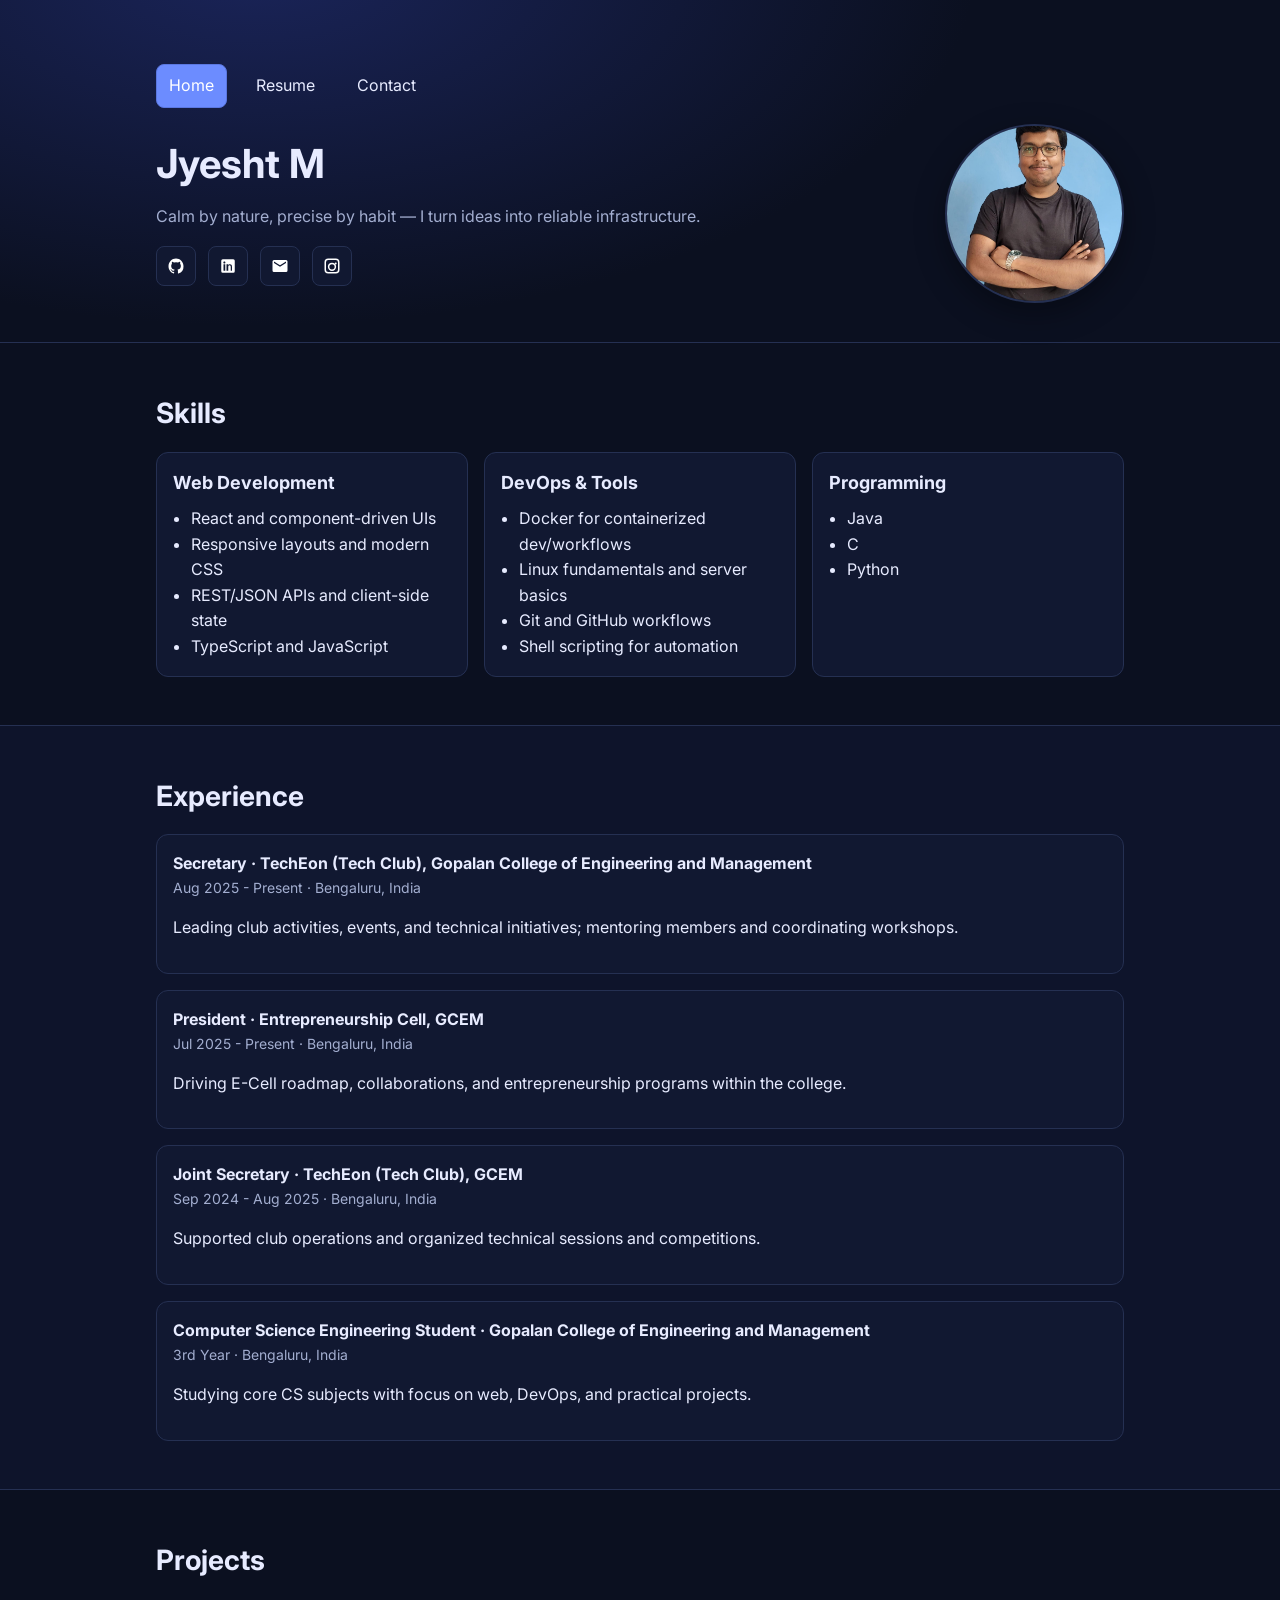
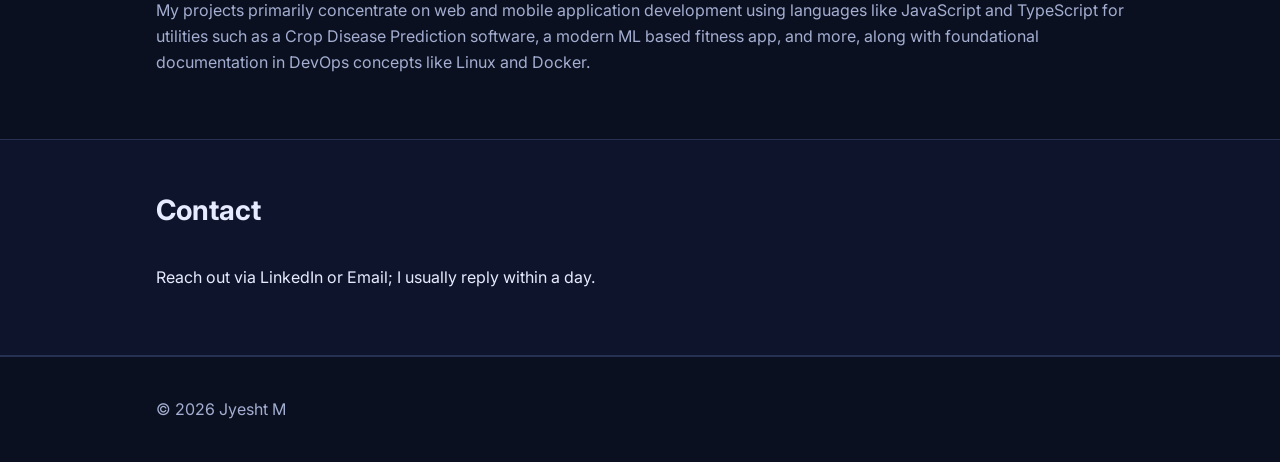
<file: index.html>
<!DOCTYPE html>
<html lang="en">
<head>
  <meta charset="UTF-8">
  <meta name="viewport" content="width=device-width, initial-scale=1.0">
  <title>Jyesht M — Portfolio</title>
  <meta name="description" content="Portfolio of Jyesht M — web/mobile development and DevOps (Linux, Docker)">
  <link rel="preconnect" href="https://fonts.googleapis.com">
  <link rel="preconnect" href="https://fonts.gstatic.com" crossorigin>
  <link href="https://fonts.googleapis.com/css2?family=Inter:wght@300;400;600;700&display=swap" rel="stylesheet">
  <link rel="stylesheet" href="https://cdnjs.cloudflare.com/ajax/libs/font-awesome/6.5.2/css/all.min.css" integrity="sha512-SnH5WK+bZxgPHs44uWIX+LLJAJ9/2Pkf6r1KqvM9uZ3rroWAtxEvsC0BpFkOuk+qS0b+Y2Z7rGJ7Sk6bOZxw==" crossorigin="anonymous" referrerpolicy="no-referrer" />
  <link rel="stylesheet" href="./styles.css">
</head>
<body>
  <header class="site-header">
    <div class="container">
      <nav class="site-nav" aria-label="Primary">
        <a href="index.html" data-nav="home">Home</a>
        <a href="assets/Resume.pdf" target="_blank" rel="noopener" data-nav="resume">Resume</a>
        <a href="contact.html" data-nav="contact">Contact</a>
      </nav>
      <div class="hero">
        <div class="intro">
          <h1 id="site-title"></h1>
          <p id="site-subtitle" class="subtitle"></p>
          <div id="social-links" class="social-links"></div>
        </div>
        <figure class="photo" aria-label="Professional photo">
          <picture>
            <source srcset="assets/profile.jpeg">
            <img src="https://raw.githubusercontent.com/Jyesht-2108/Resume/main/profile.jpeg" alt="Professional headshot of Jyesht M" loading="eager">
          </picture>
        </figure>
      </div>
    </div>
  </header>

  <main>
    <section class="section">
      <div class="container reveal">
        <h2>Skills</h2>
        <div id="skills" class="cards"></div>
      </div>
    </section>

    <section class="section alt">
      <div class="container reveal">
        <h2>Experience</h2>
        <div id="experience" class="timeline"></div>
      </div>
    </section>

    <section class="section">
      <div class="container reveal">
        <h2>Projects</h2>
        <p id="projects-description" class="muted"></p>
      </div>
    </section>

    <section class="section alt">
      <div class="container reveal">
        <h2>Contact</h2>
        <div id="contact" class="contact"></div>
      </div>
    </section>
  </main>

  <footer class="site-footer">
    <div class="container">
      <p>&copy; <span id="year"></span> <span id="footer-name"></span></p>
    </div>
  </footer>

  <script>
    document.documentElement.setAttribute('data-page', 'home');
  </script>
  <script src="./script.js"></script>
</body>
</html>
</file>
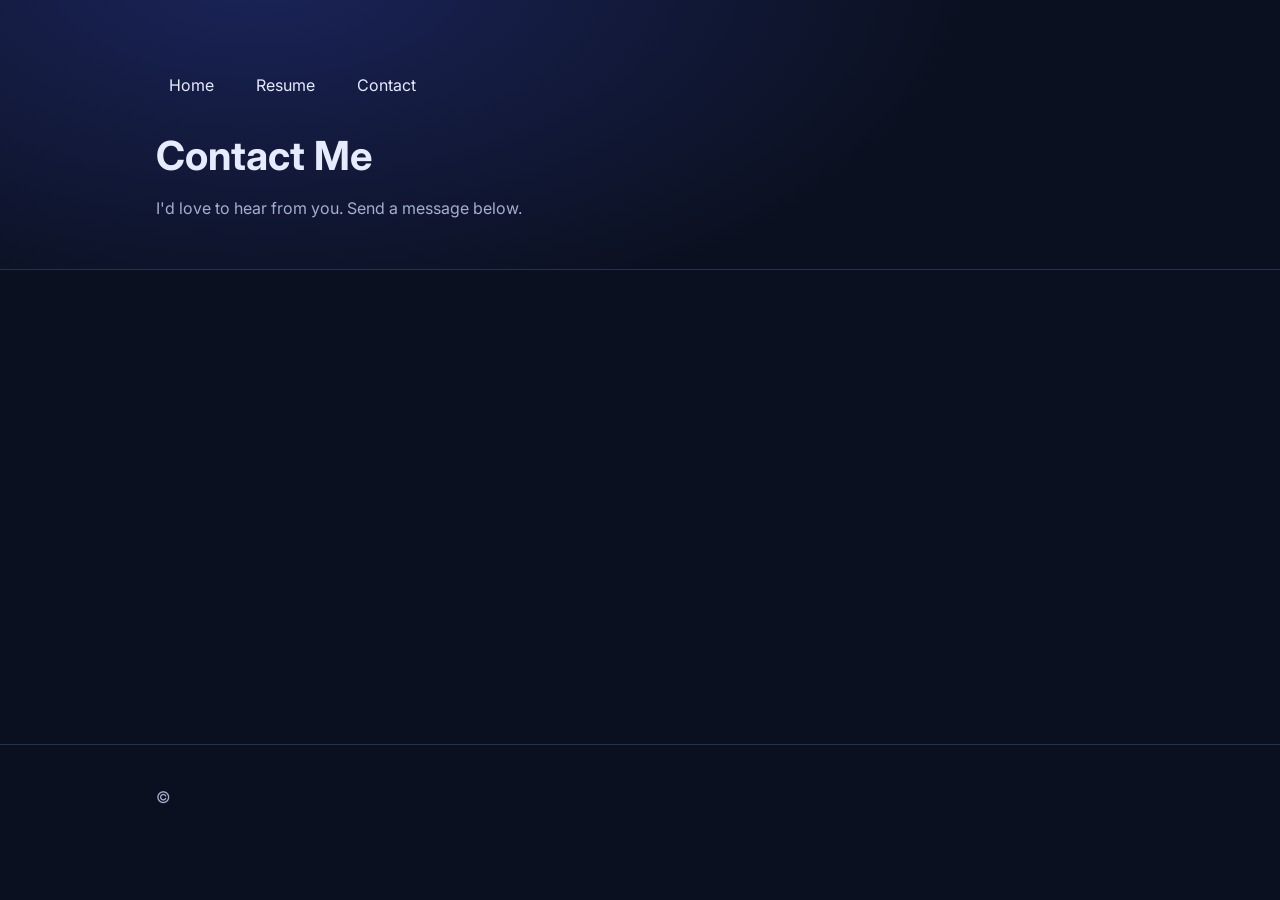
<file: contact.html>
<!DOCTYPE html>
<html lang="en">
<head>
  <meta charset="UTF-8">
  <meta name="viewport" content="width=device-width, initial-scale=1.0">
  <title>Contact Me</title>
  <link rel="preconnect" href="https://fonts.googleapis.com">
  <link rel="preconnect" href="https://fonts.gstatic.com" crossorigin>
  <link href="https://fonts.googleapis.com/css2?family=Inter:wght@300;400;600;700&display=swap" rel="stylesheet">
  <link rel="stylesheet" href="https://cdnjs.cloudflare.com/ajax/libs/font-awesome/6.5.2/css/all.min.css" integrity="sha512-SnH5WK+bZxgPHs44uWIX+LLJAJ9/2Pkf6r1KqvM9uZ3rroWAtxEvsC0BpFkOuk+qS0b+Y2Z7rGJ7Sk6bOZxw==" crossorigin="anonymous" referrerpolicy="no-referrer" />
  <link rel="stylesheet" href="./styles.css">
</head>
<body>
  <header class="site-header">
    <div class="container">
      <nav class="site-nav" aria-label="Primary">
        <a href="index.html" data-nav="home">Home</a>
        <a href="assets/Resume.pdf" target="_blank" rel="noopener" data-nav="resume">Resume</a>
        <a href="contact.html" data-nav="contact">Contact</a>
      </nav>
      <h1>Contact Me</h1>
      <p class="subtitle">I'd love to hear from you. Send a message below.</p>
    </div>
  </header>

  <main>
    <section class="section">
      <div class="container reveal">
        <form id="contact-form" class="form" novalidate>
          <div class="row two">
            <div>
              <label for="name">Name</label>
              <input type="text" id="name" name="name" placeholder="Your full name" required>
              <div class="error" data-error-for="name"></div>
            </div>
            <div>
              <label for="email">Email</label>
              <input type="email" id="email" name="email" placeholder="you@example.com" required>
              <div class="error" data-error-for="email"></div>
            </div>
          </div>
          <div>
            <label for="subject">Subject</label>
            <input type="text" id="subject" name="subject" placeholder="What is this about?" required>
            <div class="error" data-error-for="subject"></div>
          </div>
          <div>
            <label for="message">Message</label>
            <textarea id="message" name="message" rows="6" placeholder="Write your message..." required></textarea>
            <div class="error" data-error-for="message"></div>
          </div>
          <div class="actions">
            <button type="submit" class="btn primary">Send Message</button>
            <button type="reset" class="btn">Reset</button>
          </div>
        </form>
      </div>
    </section>
  </main>

  <footer class="site-footer">
    <div class="container">
      <p>&copy; <span id="year"></span> <span id="footer-name"></span></p>
    </div>
  </footer>

  <script>
    document.documentElement.setAttribute('data-page', 'contact');
  </script>
  <script src="./script.js"></script>
</body>
</html>
</file>
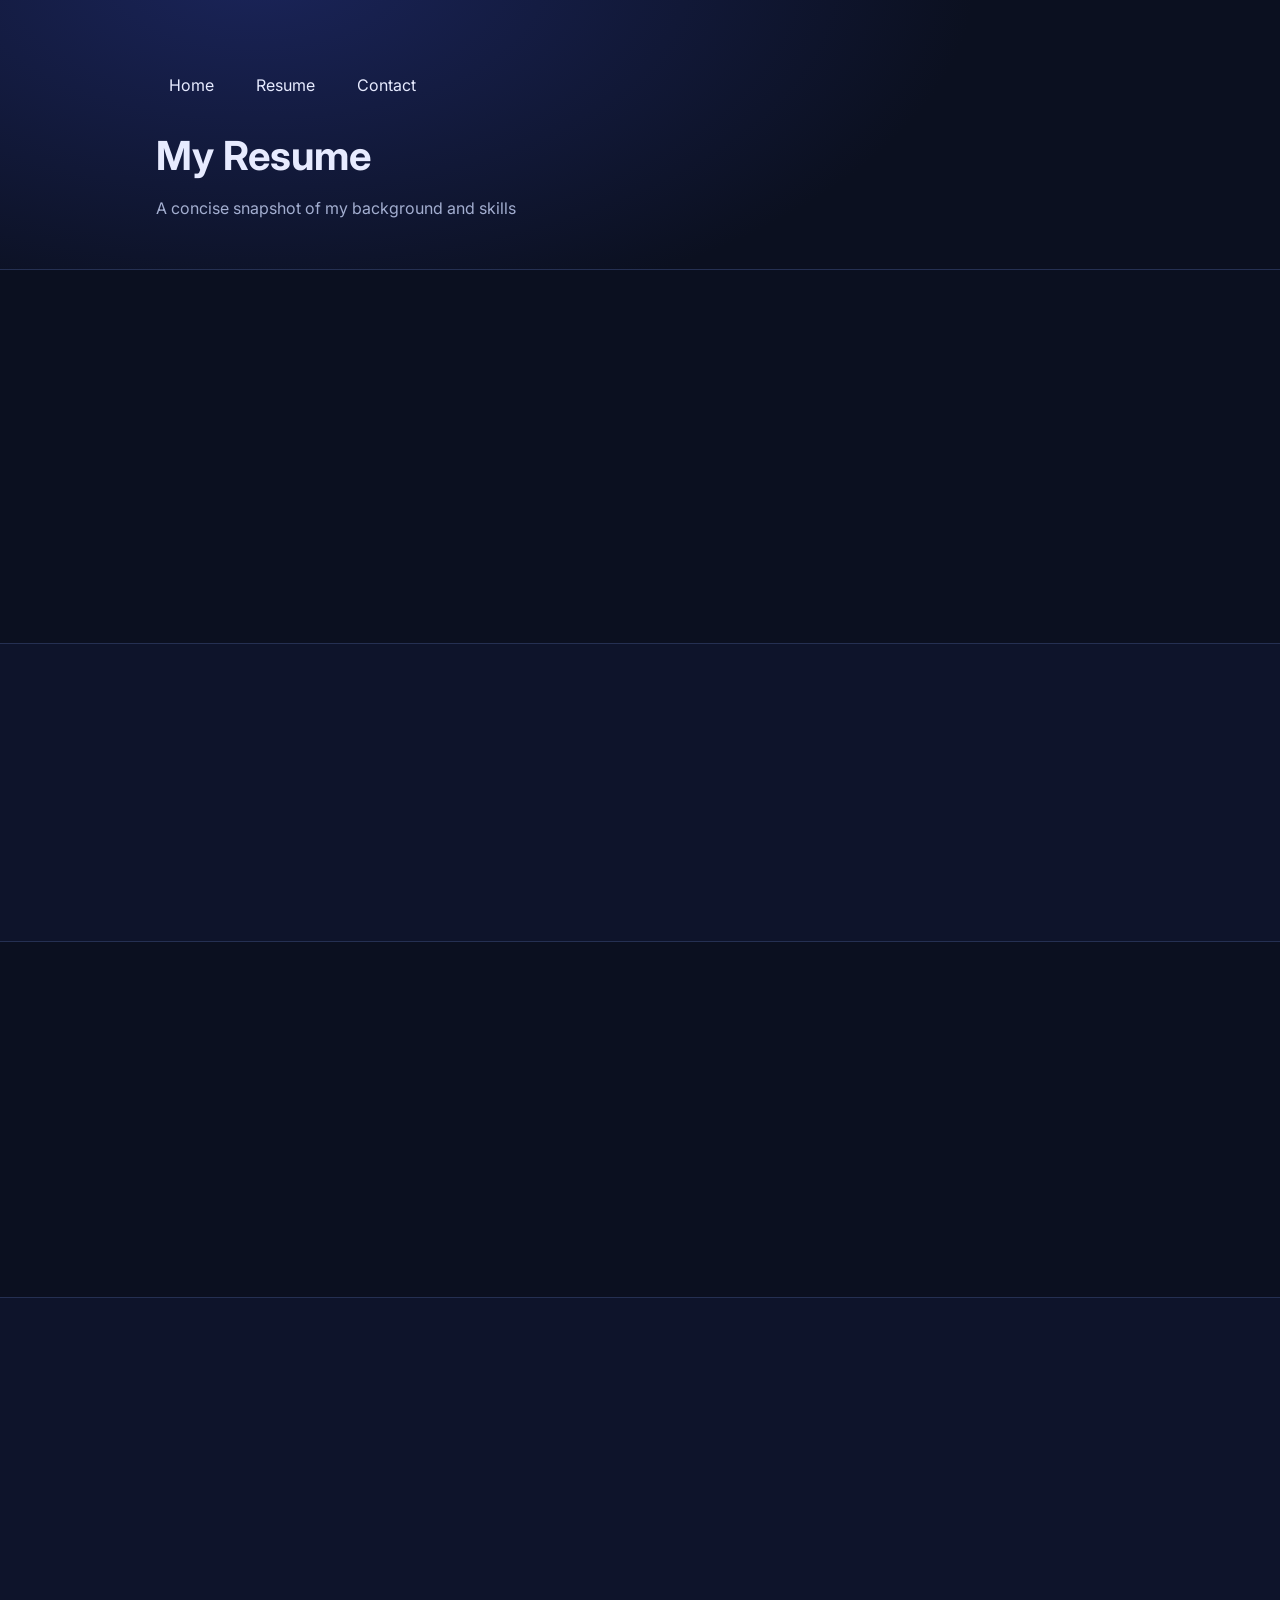
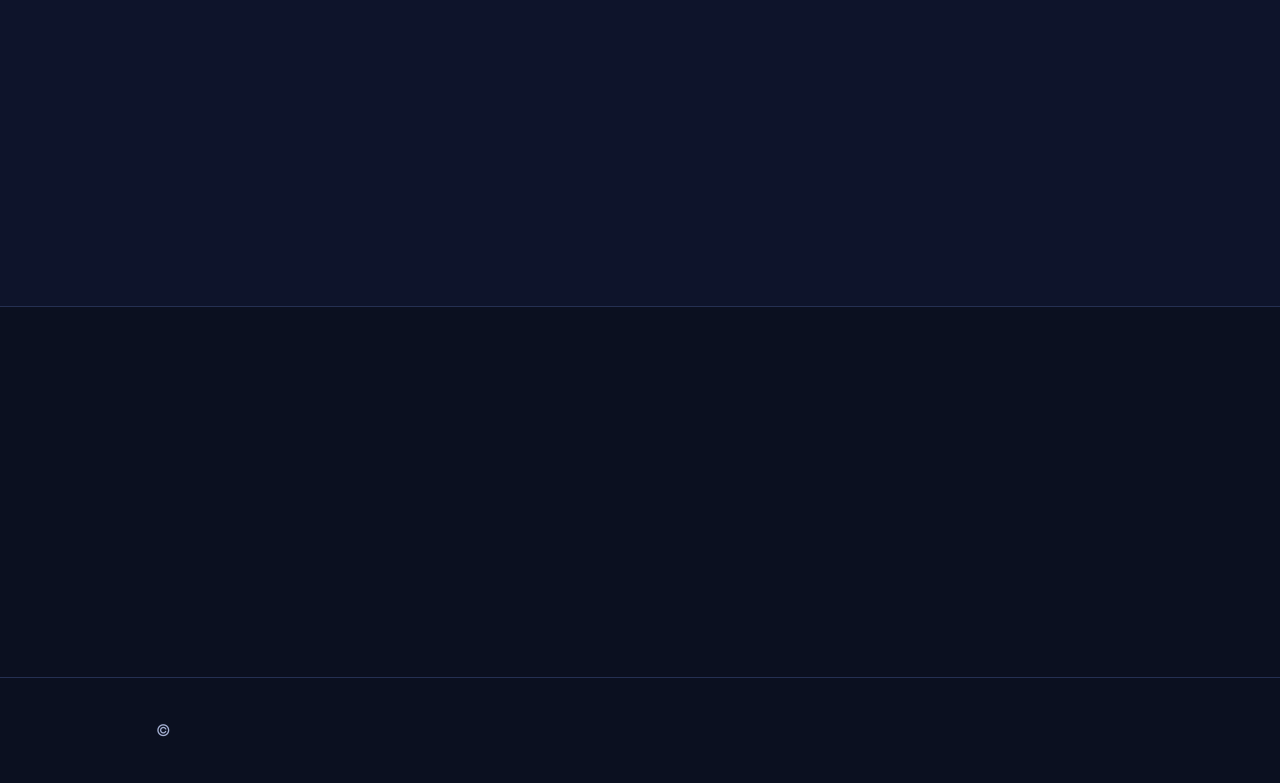
<file: resume.html>
<!DOCTYPE html>
<html lang="en">
<head>
  <meta charset="UTF-8">
  <meta name="viewport" content="width=device-width, initial-scale=1.0">
  <title>My Resume</title>
  <link rel="preconnect" href="https://fonts.googleapis.com">
  <link rel="preconnect" href="https://fonts.gstatic.com" crossorigin>
  <link href="https://fonts.googleapis.com/css2?family=Inter:wght@300;400;600;700&display=swap" rel="stylesheet">
  <link rel="stylesheet" href="https://cdnjs.cloudflare.com/ajax/libs/font-awesome/6.5.2/css/all.min.css" integrity="sha512-SnH5WK+bZxgPHs44uWIX+LLJAJ9/2Pkf6r1KqvM9uZ3rroWAtxEvsC0BpFkOuk+qS0b+Y2Z7rGJ7Sk6bOZxw==" crossorigin="anonymous" referrerpolicy="no-referrer" />
  <link rel="stylesheet" href="./styles.css">
</head>
<body>
  <header class="site-header">
    <div class="container">
      <nav class="site-nav" aria-label="Primary">
        <a href="index.html" data-nav="home">Home</a>
        <a href="assets/Resume.pdf" target="_blank" rel="noopener" data-nav="resume">Resume</a>
        <a href="contact.html" data-nav="contact">Contact</a>
      </nav>
      <h1>My Resume</h1>
      <p class="subtitle">A concise snapshot of my background and skills</p>
    </div>
  </header>

  <main>
    <section class="section">
      <div class="container reveal">
        <section aria-labelledby="pi-title">
          <h2 id="pi-title">Personal Information</h2>
          <div class="card">
            <div class="row two">
              <div>
                <p><strong>Name:</strong> Jyesht M</p>
                <p><strong>Address:</strong> Bengaluru, India</p>
              </div>
              <div>
                <p><strong>Email:</strong> <a href="mailto:jyesht147@gmail.com">jyesht147@gmail.com</a></p>
                <p><strong>GitHub:</strong> <a href="https://github.com/Jyesht-2108" target="_blank" rel="noopener">github.com/Jyesht-2108</a></p>
              </div>
            </div>
          </div>
        </section>
      </div>
    </section>

    <section class="section alt">
      <div class="container reveal">
        <section aria-labelledby="edu-title">
          <h2 id="edu-title">Education</h2>
          <div class="timeline">
            <div class="timeline-item">
              <div class="title">B.E. in Computer Science and Engineering</div>
              <div class="meta">Gopalan College of Engineering and Management · Expected 2027 · Bengaluru</div>
              <p>Coursework includes Data Structures, Algorithms, Operating Systems, DBMS, Web Development.</p>
            </div>
          </div>
        </section>
      </div>
    </section>

    <section class="section">
      <div class="container reveal">
        <section aria-labelledby="skills-title">
          <h2 id="skills-title">Skills</h2>
          <div class="cards">
            <div class="card">
              <h3>Technical</h3>
              <ul>
                <li>JavaScript, TypeScript</li>
                <li>React, HTML5, CSS3</li>
                <li>Git, GitHub</li>
                <li>Docker, Linux fundamentals</li>
                <li>Java, C, Python</li>
              </ul>
            </div>
            <div class="card">
              <h3>Soft Skills</h3>
              <ul>
                <li>Leadership and mentoring</li>
                <li>Communication and teamwork</li>
                <li>Problem-solving and adaptability</li>
              </ul>
            </div>
          </div>
        </section>
      </div>
    </section>

    <section class="section alt">
      <div class="container reveal">
        <section aria-labelledby="work-title">
          <h2 id="work-title">Work Experience</h2>
          <div class="timeline">
            <div class="timeline-item">
              <div class="title">Secretary · TechEon (Tech Club), GCEM</div>
              <div class="meta">Aug 2025 – Present · Bengaluru, India</div>
              <p>Leading club activities, events, and technical initiatives; mentoring members and coordinating workshops.</p>
            </div>
            <div class="timeline-item">
              <div class="title">President · Entrepreneurship Cell, GCEM</div>
              <div class="meta">Jul 2025 – Present · Bengaluru, India</div>
              <p>Driving E-Cell roadmap, collaborations, and entrepreneurship programs within the college.</p>
            </div>
            <div class="timeline-item">
              <div class="title">Joint Secretary · TechEon (Tech Club), GCEM</div>
              <div class="meta">Sep 2024 – Aug 2025 · Bengaluru, India</div>
              <p>Supported club operations and organized technical sessions and competitions.</p>
            </div>
          </div>
        </section>
      </div>
    </section>

    <section class="section">
      <div class="container reveal">
        <section aria-labelledby="projects-title">
          <h2 id="projects-title">Projects</h2>
          <div class="cards">
            <div class="card">
              <h3>Crop Disease Prediction</h3>
              <p>ML-assisted tool for early detection and guidance for crop diseases.</p>
              <p><a href="#" aria-disabled="true">Link coming soon</a></p>
            </div>
            <div class="card">
              <h3>Fitness App (ML-based)</h3>
              <p>Modern mobile app using ML for form analysis and personalized plans.</p>
              <p><a href="#" aria-disabled="true">Link coming soon</a></p>
            </div>
          </div>
        </section>
      </div>
    </section>
  </main>

  <footer class="site-footer">
    <div class="container">
      <p>&copy; <span id="year"></span> <span id="footer-name"></span></p>
    </div>
  </footer>

  <script>
    document.documentElement.setAttribute('data-page', 'resume');
  </script>
  <script src="./script.js"></script>
</body>
</html>
</file>
<file: styles.css>
/* Base */
:root {
  --bg: #0b1020;
  --panel: #111831;
  --text: #e7ebff;
  --muted: #a3aed0;
  --primary: #6c8cff;
  --primary-600: #5a77e0;
  --border: #253052;
}

* { box-sizing: border-box; }
html, body { height: 100%; }
body {
  margin: 0;
  font-family: Inter, system-ui, -apple-system, Segoe UI, Roboto, Ubuntu, Cantarell, 'Helvetica Neue', Arial, 'Noto Sans', 'Apple Color Emoji', 'Segoe UI Emoji', 'Segoe UI Symbol';
  background: var(--bg);
  color: var(--text);
  line-height: 1.6;
}

.container {
  width: 100%;
  max-width: 1000px;
  margin: 0 auto;
  padding: 0 16px;
}

/* Header */
.site-header {
  background: radial-gradient(1200px 600px at 20% -10%, #1a2459 0%, transparent 60%) no-repeat, var(--bg);
  padding: 64px 0 32px;
  border-bottom: 1px solid var(--border);
}
.hero { display: flex; gap: 24px; align-items: center; flex-wrap: wrap; }
.hero .intro { flex: 1 1 420px; min-width: 260px; }
.hero .photo { margin: 0; }
.hero .photo img {
  width: clamp(140px, 14vw, 220px);
  aspect-ratio: 1 / 1;
  border-radius: 50%;
  object-fit: cover;
  object-position: center;
  border: 2px solid var(--border);
  background: var(--panel);
  box-shadow: 0 10px 30px rgba(0,0,0,0.35);
  transition: transform .3s ease, box-shadow .3s ease;
}
.hero .photo img:hover { transform: translateY(-2px) scale(1.01); box-shadow: 0 14px 36px rgba(0,0,0,0.45); }
.site-nav {
  display: flex;
  gap: 16px;
  margin-bottom: 16px;
}
.site-nav a {
  color: var(--text);
  text-decoration: none;
  padding: 8px 12px;
  border: 1px solid transparent;
  border-radius: 8px;
  position: relative;
  transition: background .2s ease, color .2s ease, border-color .2s ease;
}
.site-nav a:hover {
  background: var(--panel);
  border-color: var(--border);
}
.site-nav a::after {
  content: "";
  position: absolute;
  left: 12px; right: 12px; bottom: 6px;
  height: 2px;
  background: linear-gradient(90deg, transparent, var(--primary), transparent);
  transform: scaleX(0);
  transform-origin: center;
  transition: transform .25s ease;
}
.site-nav a:hover::after { transform: scaleX(1); }
.site-nav a.active {
  background: var(--primary);
  border-color: var(--primary-600);
  color: #fff;
}
.site-header h1 { margin: 0 0 8px; font-size: 40px; }
.subtitle { color: var(--muted); margin: 0 0 16px; }

.social-links { display: flex; gap: 12px; margin: 16px 0; flex-wrap: wrap; }
.social-links a {
  display: inline-flex;
  align-items: center;
  justify-content: center;
  width: 40px; height: 40px;
  border-radius: 8px;
  color: #fff; text-decoration: none;
  border: 1px solid var(--border);
  background: var(--panel);
}
.social-links .icon { display: inline-flex; }
.social-links .icon svg { width: 18px; height: 18px; display: block; }
.cta-group { display: flex; gap: 12px; margin-top: 16px; flex-wrap: wrap; }
.btn {
  display: inline-block;
  padding: 10px 14px;
  border-radius: 8px;
  color: var(--text);
  text-decoration: none;
  border: 1px solid var(--border);
  background: var(--panel);
  transition: transform .15s ease, filter .15s ease;
}
.btn.primary { background: var(--primary); border-color: var(--primary-600); color: #fff; }
.btn:hover { filter: brightness(1.05); }
.btn:active { transform: translateY(1px); }
.btn:focus-visible { outline: 2px solid var(--primary); outline-offset: 2px; }

/* Sections */
.section { padding: 48px 0; }
.section.alt { background: #0e142b; border-top: 1px solid var(--border); border-bottom: 1px solid var(--border); }
.section h2 { margin: 0 0 16px; font-size: 28px; }
.muted { color: var(--muted); }

/* Cards */
.cards { display: grid; grid-template-columns: repeat(auto-fill, minmax(260px, 1fr)); gap: 16px; }
.card {
  background: var(--panel);
  border: 1px solid var(--border);
  border-radius: 12px;
  padding: 16px;
}
.card h3 { margin: 0 0 8px; font-size: 18px; }
.card ul { margin: 8px 0 0; padding-left: 18px; }

/* Timeline */
.timeline { display: grid; gap: 16px; }
.timeline-item {
  background: var(--panel);
  border: 1px solid var(--border);
  border-radius: 12px;
  padding: 16px;
}
.timeline-item .title { font-weight: 700; }
.timeline-item .meta { color: var(--muted); font-size: 14px; }

/* Contact */
.contact { display: grid; gap: 8px; }
.contact a { color: var(--primary); text-decoration: none; }
.contact a:hover { text-decoration: underline; }

/* Forms */
.form {
  display: grid;
  gap: 12px;
  background: var(--panel);
  border: 1px solid var(--border);
  border-radius: 12px;
  padding: 16px;
  max-width: 720px;
}
.form .row { display: grid; gap: 12px; }
@media (min-width: 640px) {
  .form .row.two { grid-template-columns: 1fr 1fr; }
}
.form label { font-weight: 600; }
.form input, .form textarea {
  width: 100%;
  padding: 10px 12px;
  background: #0b142c;
  color: var(--text);
  border: 1px solid var(--border);
  border-radius: 8px;
  transition: border-color .2s ease, box-shadow .2s ease;
}
.form input:focus, .form textarea:focus { border-color: var(--primary-600); box-shadow: 0 0 0 3px rgba(108,140,255,.15); outline: none; }
.form input::placeholder, .form textarea::placeholder { color: #7f8bb3; }
.form .error { color: #ff6b6b; font-size: 14px; }
.form .actions { display: flex; gap: 12px; }

/* Smooth anchor scroll */
html { scroll-behavior: smooth; }

/* Footer */
.site-footer { border-top: 1px solid var(--border); padding: 24px 0; color: var(--muted); }

/* Reveal animations */
.reveal { opacity: 0; transform: translateY(12px); transition: opacity .6s ease, transform .6s ease; }
.reveal.in { opacity: 1; transform: translateY(0); }

/* Respect reduced motion */
@media (prefers-reduced-motion: reduce) {
  * { animation-duration: 0.001ms !important; animation-iteration-count: 1 !important; transition-duration: 0.001ms !important; scroll-behavior: auto !important; }
  .reveal { opacity: 1 !important; transform: none !important; }
}
</file>
